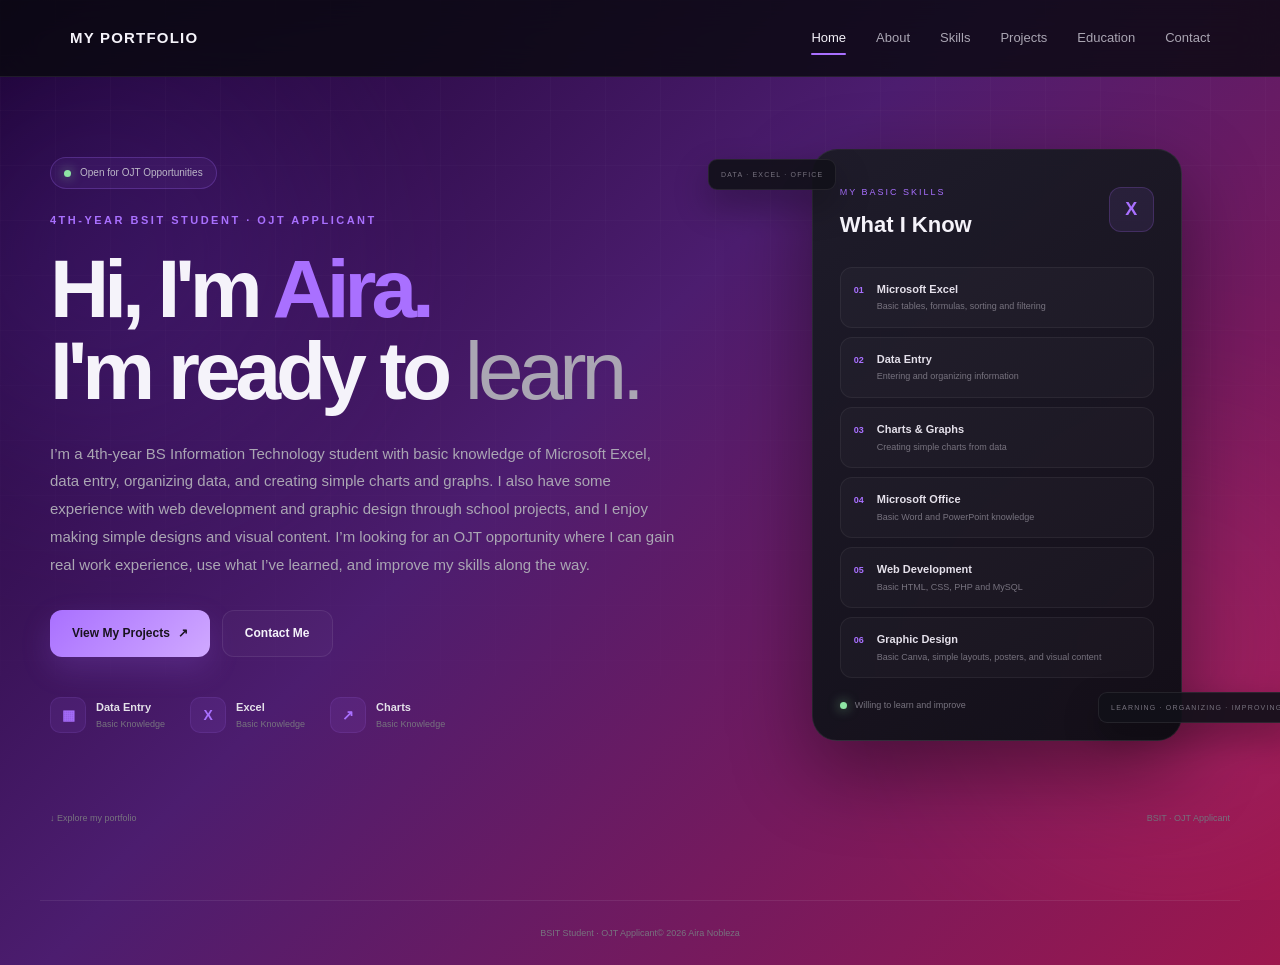
<file: index.html>
<!DOCTYPE html>
<html lang="en">

<head>
    <meta charset="UTF-8">
    <meta name="viewport" content="width=device-width, initial-scale=1.0">

    <title>Aira Nobleza | BSIT Student Portfolio</title>

    <link rel="stylesheet" href="style.css">
</head>

<body>

    <!-- Background -->
    <div class="background">
        <div class="grid"></div>
        <div class="glow glow-one"></div>
        <div class="glow glow-two"></div>
    </div>


    <!-- Navigation -->
    <header>

        <nav class="navbar">

            <a href="index.html" class="logo">
                <span>MY PORTFOLIO</span>
            </a>

            <ul class="nav-links">

                <li>
                    <a href="index.html" class="active">
                        Home
                    </a>
                </li>

                <li>
                    <a href="about.html">
                        About
                    </a>
                </li>

                <li>
                    <a href="skills.html">
                        Skills
                    </a>
                </li>

                <li>
                    <a href="projects.html">
                        Projects
                    </a>
                </li>

                <li>
                    <a href="education.html">
                        Education
                    </a>
                </li>

                <li>
                    <a href="contact.html">
                        Contact
                    </a>
                </li>

            </ul>

        </nav>

    </header>


    <!-- Main Content -->
    <main class="home">

        <section class="hero">


            <!-- LEFT SIDE -->
            <div class="hero-text">

                <div class="availability">

                    <span class="status-dot"></span>

                    Open for OJT Opportunities

                </div>


                <p class="intro">
                    4TH-YEAR BSIT STUDENT · OJT APPLICANT
                </p>


                <h1>
                    Hi, I'm
                    <span>Aira.</span>
                    <br>
                    I'm ready to
                    <em>learn.</em>
                </h1>


               <p class="description">
                    I’m a 4th-year BS Information Technology student with basic knowledge of
                    Microsoft Excel, data entry, organizing data, and creating simple charts
                    and graphs. I also have some experience with web development and graphic
                    design through school projects, and I enjoy making simple designs and
                    visual content. I’m looking for an OJT opportunity where I can gain real
                    work experience, use what I’ve learned, and improve my skills along the way.
                </p>

                <!-- Buttons -->
                <div class="buttons">

                    <a href="projects.html" class="btn primary">
                        View My Projects
                        <span>↗</span>
                    </a>

                    <a href="contact.html" class="btn secondary">
                        Contact Me
                    </a>

                </div>


                <!-- Basic Skills -->
                <div class="quick-skills">


                    <div class="quick-skill">

                        <div class="skill-icon">
                            ▦
                        </div>

                        <div>
                            <strong>Data Entry</strong>
                            <small>Basic Knowledge</small>
                        </div>

                    </div>


                    <div class="quick-skill">

                        <div class="skill-icon">
                            X
                        </div>

                        <div>
                            <strong>Excel</strong>
                            <small>Basic Knowledge</small>
                        </div>

                    </div>


                    <div class="quick-skill">

                        <div class="skill-icon">
                            ↗
                        </div>

                        <div>
                            <strong>Charts</strong>
                            <small>Basic Knowledge</small>
                        </div>

                    </div>


                </div>

            </div>


            <!-- RIGHT SIDE -->
            <div class="card-area">


                <!-- Floating Label -->
                <div class="floating-label top-label">
                    DATA · EXCEL · OFFICE
                </div>


                <!-- Main Card -->
                <div class="skills-card">


                    <!-- Card Header -->
                    <div class="card-header">

                        <div>

                            <span>
                                MY BASIC SKILLS
                            </span>

                            <h2>
                                What I Know
                            </h2>

                        </div>

                        <div class="excel-icon">
                            X
                        </div>

                    </div>


                    <!-- Skills -->
                    <div class="skills-list">


                        <!-- Skill 01 -->
                        <div class="skill-row">

                            <div class="number">
                                01
                            </div>

                            <div class="skill-info">

                                <h3>
                                    Microsoft Excel
                                </h3>

                                <p>
                                    Basic tables, formulas,
                                    sorting and filtering
                                </p>

                            </div>

                        </div>


                        <!-- Skill 02 -->
                        <div class="skill-row">

                            <div class="number">
                                02
                            </div>

                            <div class="skill-info">

                                <h3>
                                    Data Entry
                                </h3>

                                <p>
                                    Entering and organizing
                                    information
                                </p>

                            </div>

                        </div>


                        <!-- Skill 03 -->
                        <div class="skill-row">

                            <div class="number">
                                03
                            </div>

                            <div class="skill-info">

                                <h3>
                                    Charts & Graphs
                                </h3>

                                <p>
                                    Creating simple charts
                                    from data
                                </p>

                            </div>

                        </div>


                        <!-- Skill 04 -->
                        <div class="skill-row">

                            <div class="number">
                                04
                            </div>

                            <div class="skill-info">

                                <h3>
                                    Microsoft Office
                                </h3>

                                <p>
                                    Basic Word and PowerPoint
                                    knowledge
                                </p>

                            </div>

                        </div>


                        <!-- Skill 05 -->
                        <div class="skill-row">

                            <div class="number">
                                05
                            </div>

                            <div class="skill-info">

                                <h3>
                                    Web Development
                                </h3>

                                <p>
                                    Basic HTML, CSS, PHP
                                    and MySQL
                                </p>

                            </div>

                        </div>


                        <!-- Skill 06 -->
                        <div class="skill-row">

                            <div class="number">
                                06
                            </div>

                            <div class="skill-info">

                                <h3>
                                    Graphic Design
                                </h3>

                                <p>
                                    Basic Canva, simple layouts,
                                    posters, and visual content
                                </p>

                            </div>

                        </div>


                    </div>


                    <!-- Card Footer -->
                    <div class="card-footer">

                        <span class="status-dot"></span>

                        Willing to learn and improve

                    </div>

                </div>


                <!-- Bottom Floating Label -->
                <div class="floating-label bottom-label">
                    LEARNING · ORGANIZING · IMPROVING
                </div>


            </div>

        </section>


        <!-- Bottom Information -->
        <div class="bottom-info">

            <span>
                ↓ Explore my portfolio
            </span>

            <span>
                BSIT · OJT Applicant
            </span>

        </div>

    </main>


    <!-- Footer -->
    <footer>

        <div class="footer-logo">
            <span></span>
        </div>

        <p>
            BSIT Student · OJT Applicant
        </p>

        <p>
            © 2026 Aira Nobleza
        </p>

    </footer>


</body>

</html>
</file>
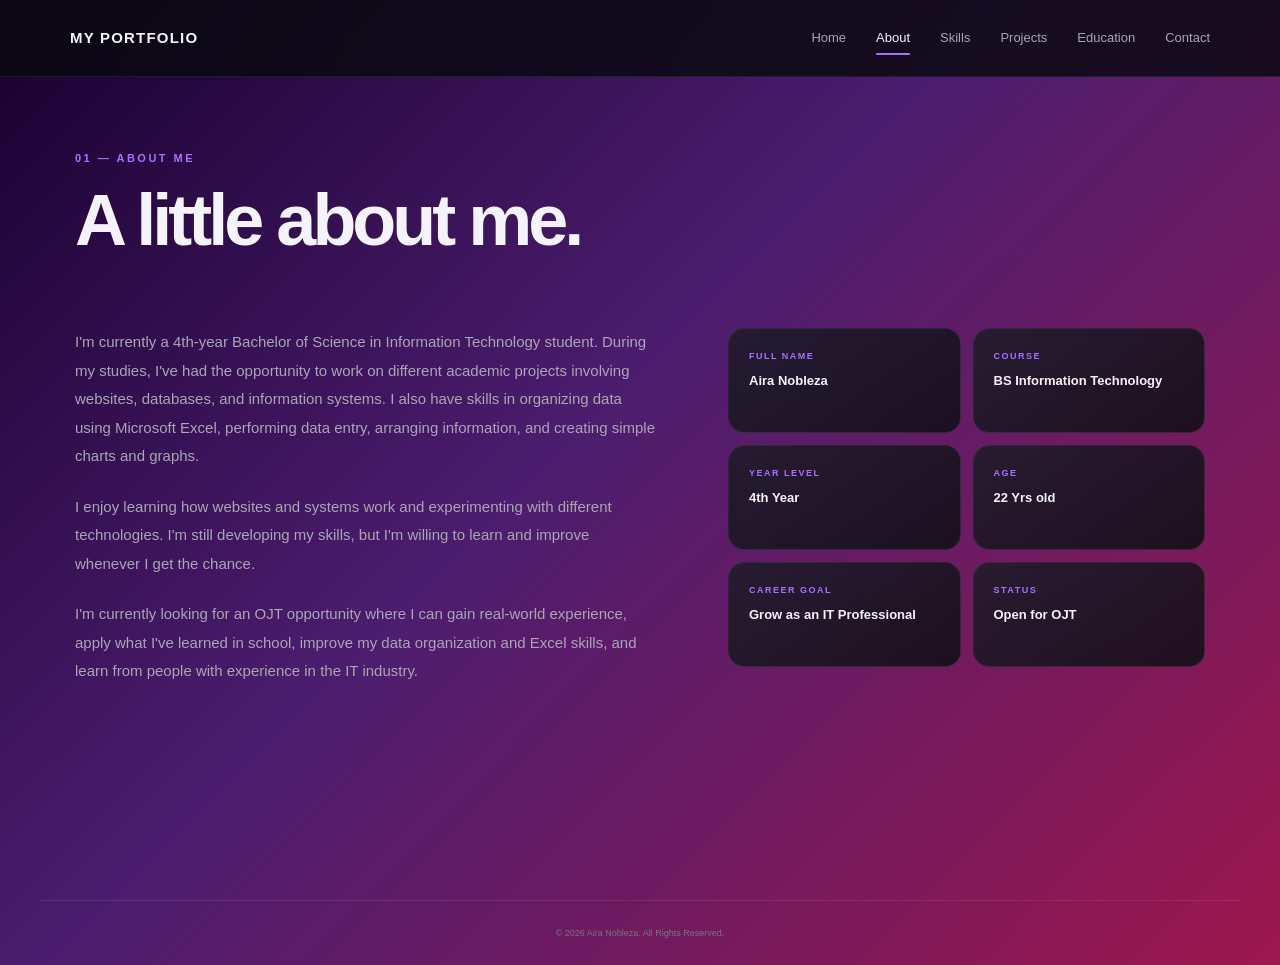
<file: about.html>
<!DOCTYPE html>
<html lang="en">
<head>
    <meta charset="UTF-8">
    <meta name="viewport" content="width=device-width, initial-scale=1.0">

    <title>About | Aira Nobleza</title>

    <link rel="stylesheet" href="style.css">
</head>

<body>

<header>
    <nav class="navbar">

        <a href="index.html" class="logo">
            <span>MY PORTFOLIO</span>
        </a>

        <ul class="nav-links">

            <li>
                <a href="index.html">Home</a>
            </li>

            <li>
                <a href="about.html" class="active">About</a>
            </li>

            <li>
                <a href="skills.html">Skills</a>
            </li>

            <li>
                <a href="projects.html">Projects</a>
            </li>

            <li>
                <a href="education.html">Education</a>
            </li>

            <li>
                <a href="contact.html">Contact</a>
            </li>

        </ul>

    </nav>
</header>


<main>

<section class="page-section">

    <div class="page-heading">

        <p>01 — ABOUT ME</p>

        <h1>
            A little about me.
        </h1>

    </div>


    <div class="about-container">

        <div class="about-text">

            <p>
               I'm currently a 4th-year Bachelor of Science in Information 
               Technology student. During my studies, I've had the opportunity 
               to work on different academic projects involving websites, 
               databases, and information systems. I also have skills in 
               organizing data using Microsoft Excel, performing data entry,
               arranging information, and creating simple charts and graphs.
            </p>

            <p>
                I enjoy learning how websites and systems work and experimenting
                with different technologies. I'm still developing my skills, but
                I'm willing to learn and improve whenever I get the chance.
            </p>

            <p>
                I'm currently looking for an OJT opportunity where I can gain 
                real-world experience, apply what I've learned in school, 
                improve my data organization and Excel skills, and learn from 
                people with experience in the IT industry.
            </p>

        </div>


        <div class="about-info">

            <div class="info-card">

                <span>FULL NAME</span>

                <h3>Aira Nobleza</h3>

            </div>


            <div class="info-card">

                <span>COURSE</span>

                <h3>BS Information Technology</h3>

            </div>


            <div class="info-card">

                <span>YEAR LEVEL</span>

                <h3>4th Year</h3>

            </div>


            <div class="info-card">

                <span>AGE</span>

                <h3>22 Yrs old</h3>

            </div>


            <div class="info-card">

                <span>CAREER GOAL</span>

                <h3>Grow as an IT Professional</h3>

            </div>


            <div class="info-card">

                <span>STATUS</span>

                <h3>Open for OJT</h3>

            </div>

        </div>

    </div>

</section>

</main>


<footer>
    <p>© 2026 Aira Nobleza. All Rights Reserved.</p>
</footer>

</body>
</html>
</file>
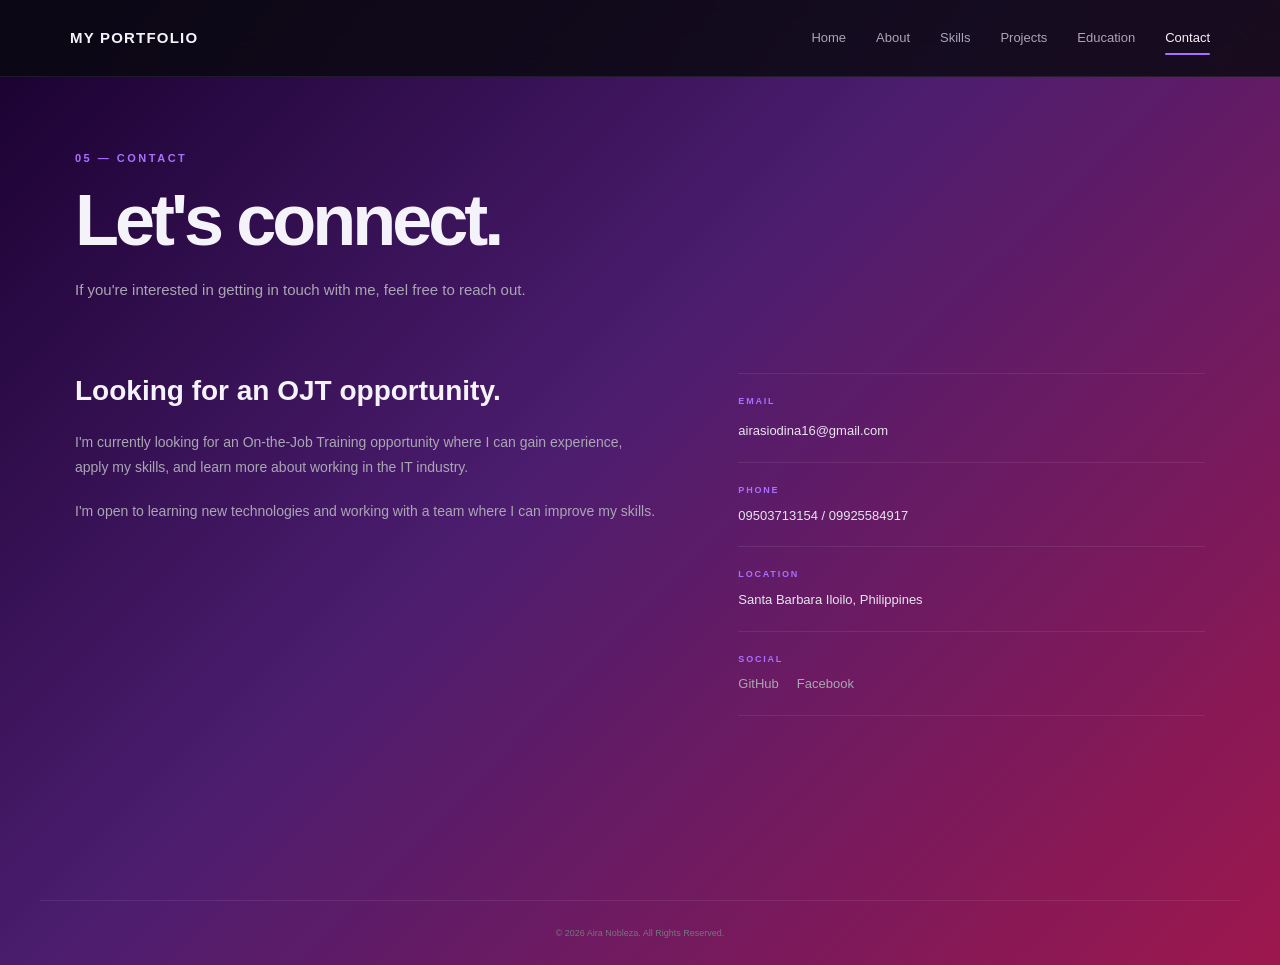
<file: contact.html>
<!DOCTYPE html>
<html lang="en">

<head>

    <meta charset="UTF-8">

    <meta name="viewport"
          content="width=device-width, initial-scale=1.0">

    <title>Contact | Aira Nobleza</title>

    <link rel="stylesheet" href="style.css">

</head>

<body>

<header>

    <nav class="navbar">

        <a href="index.html" class="logo">
           <span>MY PORTFOLIO</span>
        </a>

        <ul class="nav-links">

            <li>
                <a href="index.html">Home</a>
            </li>

            <li>
                <a href="about.html">About</a>
            </li>

            <li>
                <a href="skills.html">Skills</a>
            </li>

            <li>
                <a href="projects.html">Projects</a>
            </li>

            <li>
                <a href="education.html">Education</a>
            </li>

            <li>
                <a href="contact.html" class="active">
                    Contact
                </a>
            </li>

        </ul>

    </nav>

</header>


<main>

<section class="page-section contact-section">

    <div class="page-heading">

        <p>05 — CONTACT</p>

        <h1>
            Let's connect.
        </h1>

        <span>
            If you're interested in getting in touch with me,
            feel free to reach out.
        </span>

    </div>


    <div class="contact-container">


        <div class="contact-message">

            <h2>
                Looking for an OJT opportunity.
            </h2>

            <p>
                I'm currently looking for an On-the-Job Training
                opportunity where I can gain experience, apply my
                skills, and learn more about working in the IT
                industry.
            </p>

            <p>
                I'm open to learning new technologies and working
                with a team where I can improve my skills.
            </p>

        </div>


        <div class="contact-details">


            <div class="contact-item">

                <span>
                    EMAIL
                </span>

                <a href="mailto:your@email.com">
                    airasiodina16@gmail.com
                </a>

            </div>


            <div class="contact-item">

                <span>
                    PHONE
                </span>

                <p>
                    09503713154 / 09925584917
                </p>

            </div>


            <div class="contact-item">

                <span>
                    LOCATION
                </span>

                <p>
                    Santa Barbara Iloilo, Philippines
                </p>

            </div>


            <div class="contact-item">

                <span>
                    SOCIAL
                </span>

                <div class="social-links">

                    <a href="https://github.com/airanobz">
                        GitHub
                    </a>
                    </a>

                    <a href="https://www.facebook.com/aira.nobz">
                        Facebook
                    </a>

                </div>

            </div>


        </div>

    </div>

</section>

</main>


<footer>

    <p>
        © 2026 Aira Nobleza. All Rights Reserved.
    </p>

</footer>

</body>
</html>
</file>
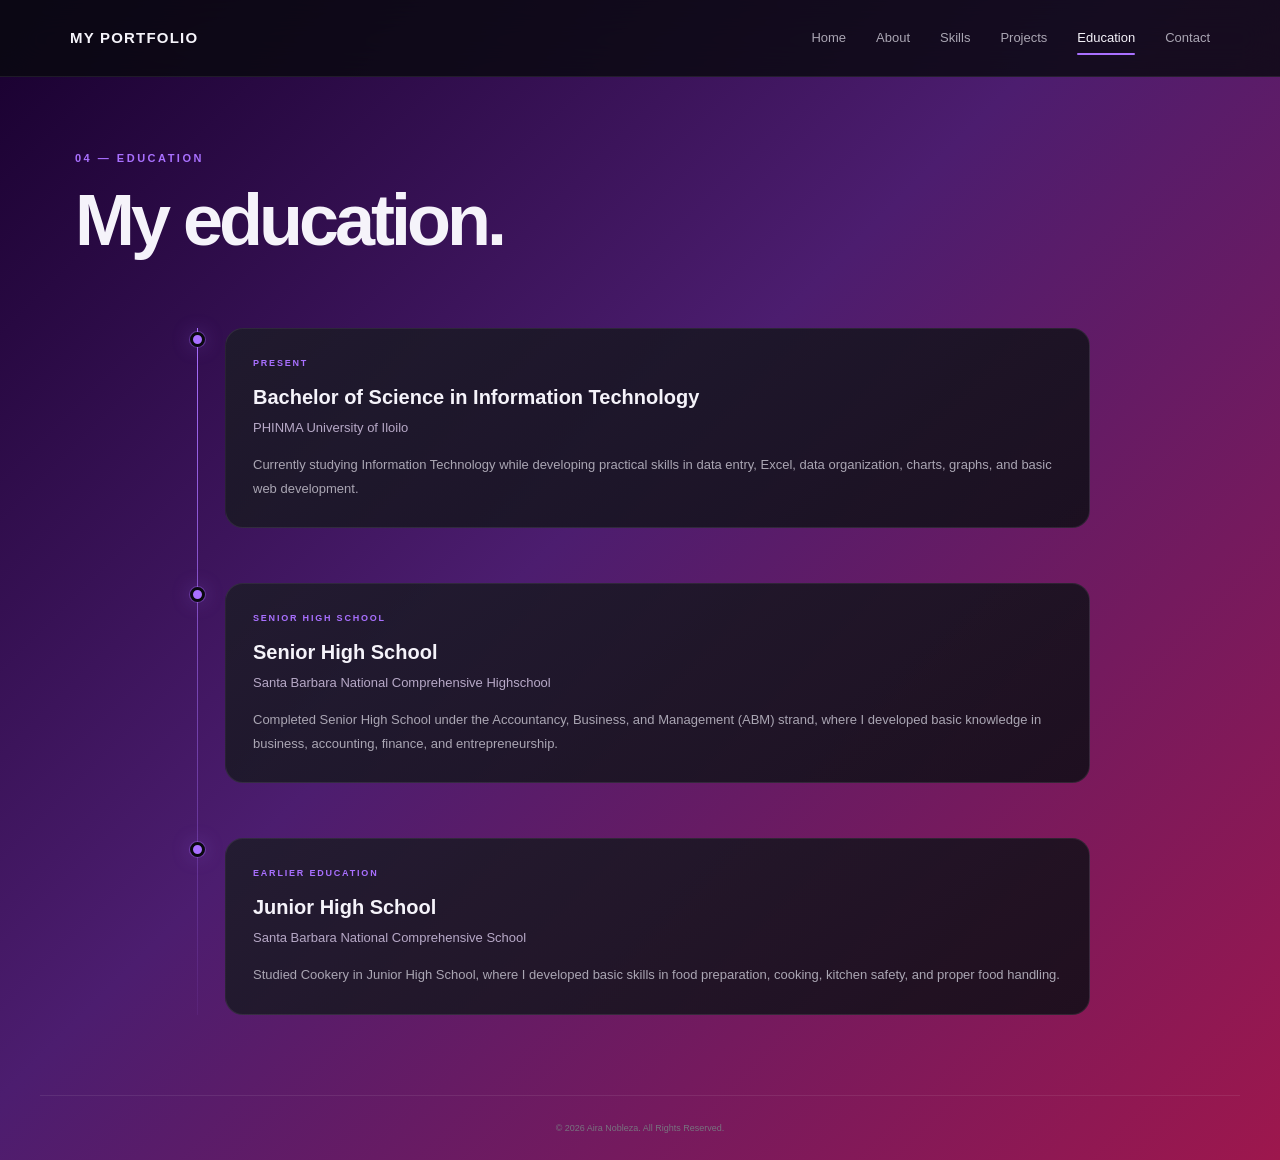
<file: education.html>
<!DOCTYPE html>
<html lang="en">

<head>

    <meta charset="UTF-8">

    <meta name="viewport"
          content="width=device-width, initial-scale=1.0">

    <title>Education | Aira Nobleza</title>

    <link rel="stylesheet" href="style.css">

</head>

<body>

<header>

    <nav class="navbar">

        <a href="index.html" class="logo">
           <span>MY PORTFOLIO</span>
        </a>

        <ul class="nav-links">

            <li>
                <a href="index.html">Home</a>
            </li>

            <li>
                <a href="about.html">About</a>
            </li>

            <li>
                <a href="skills.html">Skills</a>
            </li>

            <li>
                <a href="projects.html">Projects</a>
            </li>

            <li>
                <a href="education.html" class="active">
                    Education
                </a>
            </li>

            <li>
                <a href="contact.html">Contact</a>
            </li>

        </ul>

    </nav>

</header>


<main>

<section class="page-section">

    <div class="page-heading">

        <p>04 — EDUCATION</p>

        <h1>
            My education.
        </h1>

    </div>


    <div class="timeline">


        <div class="timeline-item">

            <div class="timeline-dot"></div>

            <div class="timeline-content">

                <span>
                    PRESENT
                </span>

                <h2>
                    Bachelor of Science in Information Technology
                </h2>

                <h3>
                    PHINMA University of Iloilo
                </h3>

                <p>
                    Currently studying Information Technology while developing
                    practical skills in data entry, Excel, data organization, 
                    charts, graphs, and basic web development.
                </p>

            </div>

        </div>


        <div class="timeline-item">

            <div class="timeline-dot"></div>

            <div class="timeline-content">

                <span>
                    SENIOR HIGH SCHOOL
                </span>

                <h2>
                    Senior High School
                </h2>

                <h3>
                    Santa Barbara National Comprehensive Highschool
                </h3>

                <p>
                    Completed Senior High School under the Accountancy, Business, 
                    and Management (ABM) strand, where I developed basic knowledge 
                    in business, accounting, finance, and entrepreneurship.
                    
                </p>

            </div>

        </div>


        <div class="timeline-item">

            <div class="timeline-dot"></div>

            <div class="timeline-content">

                <span>
                    EARLIER EDUCATION
                </span>

                <h2>
                    Junior High School
                </h2>

                <h3>
                    Santa Barbara National Comprehensive School
                </h3>

                <p>
                    Studied Cookery in Junior High School, where I developed basic 
                    skills in food preparation, cooking, kitchen safety, and proper food handling.
                </p>

            </div>

        </div>


    </div>

</section>

</main>


<footer>

    <p>
        © 2026 Aira Nobleza. All Rights Reserved.
    </p>

</footer>

</body>
</html>
</file>
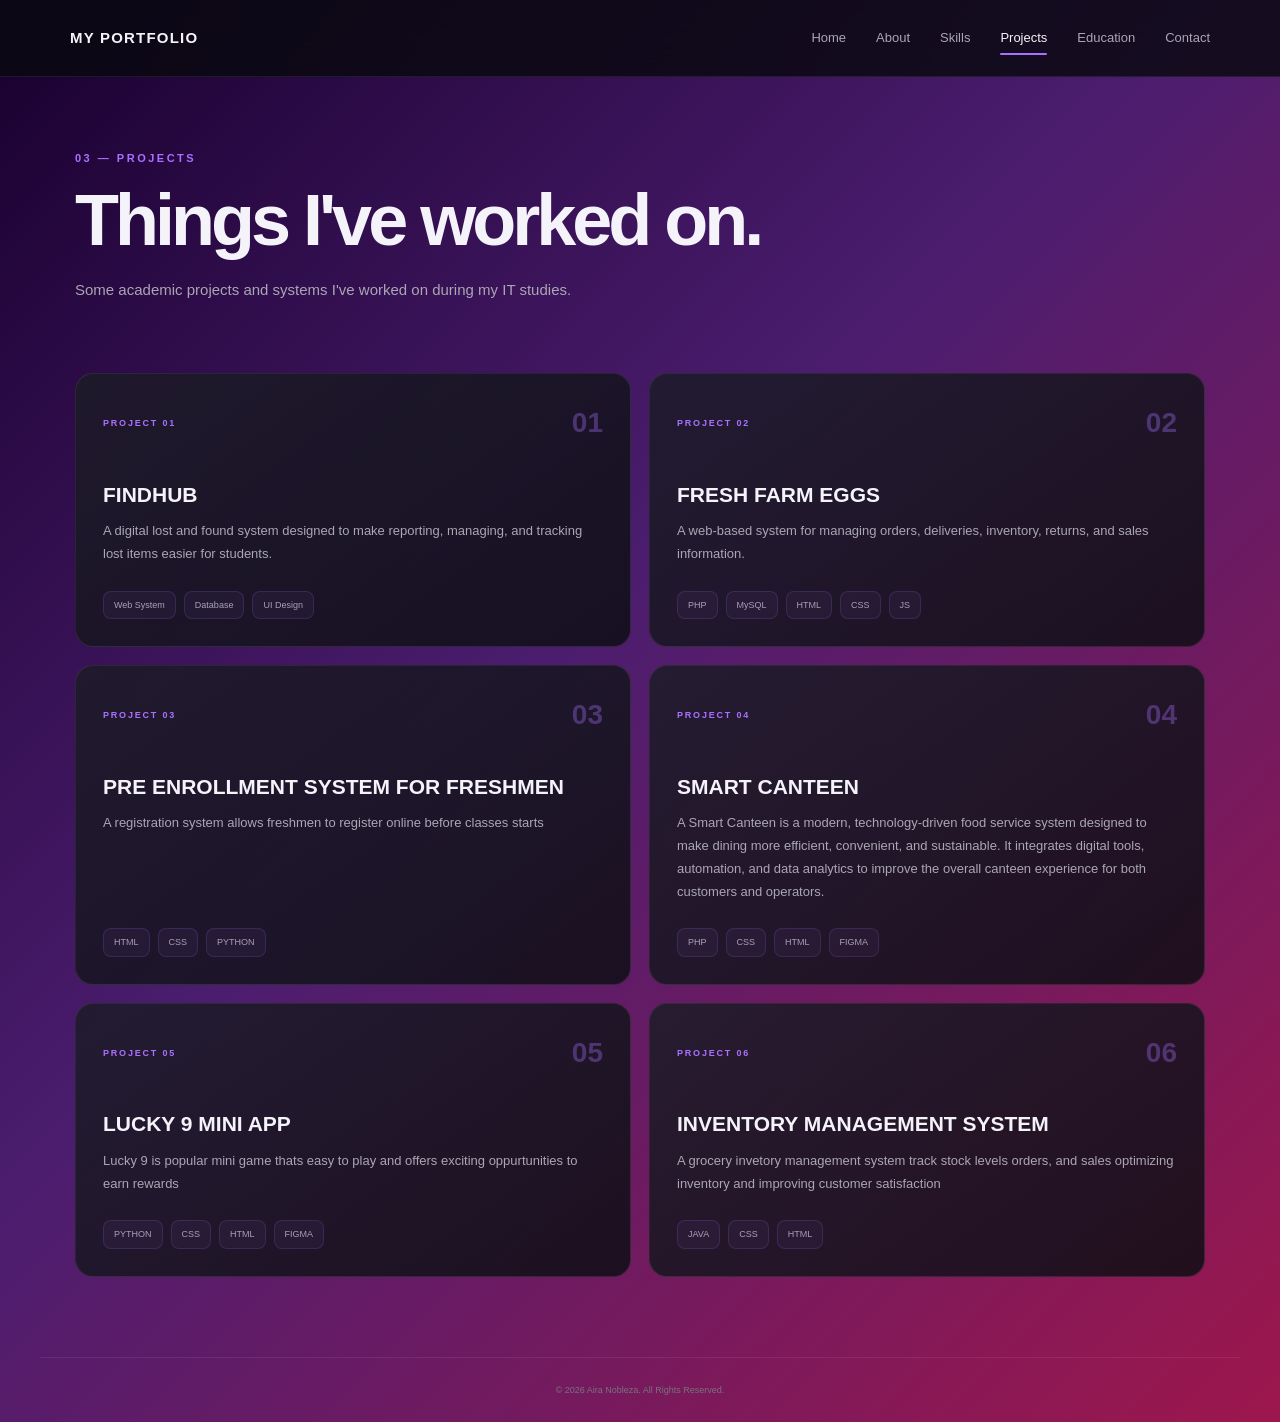
<file: projects.html>
<!DOCTYPE html>
<html lang="en">

<head>

    <meta charset="UTF-8">

    <meta name="viewport"
          content="width=device-width, initial-scale=1.0">

    <title>Projects | Aira Nobleza</title>

    <link rel="stylesheet" href="style.css">

</head>

<body>

<header>

    <nav class="navbar">

        <a href="index.html" class="logo">
            <span>MY PORTFOLIO</span>
        </a>

        <ul class="nav-links">

            <li>
                <a href="index.html">Home</a>
            </li>

            <li>
                <a href="about.html">About</a>
            </li>

            <li>
                <a href="skills.html">Skills</a>
            </li>

            <li>
                <a href="projects.html" class="active">
                    Projects
                </a>
            </li>

            <li>
                <a href="education.html">Education</a>
            </li>

            <li>
                <a href="contact.html">Contact</a>
            </li>

        </ul>

    </nav>

</header>


<main>

<section class="page-section">

    <div class="page-heading">

        <p>03 — PROJECTS</p>

        <h1>
            Things I've worked on.
        </h1>

        <span>
            Some academic projects and systems I've worked on
            during my IT studies.
        </span>

    </div>


    <div class="projects-grid">


        <article class="project-card">

            <div class="project-top">

                <span>
                    PROJECT 01
                </span>

                <strong>
                    01
                </strong>

            </div>

            <h2>
                FINDHUB
            </h2>

            <p>
                A digital lost and found system designed to make
                reporting, managing, and tracking lost items easier
                for students.
            </p>

            <div class="tags">

                <span>Web System</span>

                <span>Database</span>

                <span>UI Design</span>

            </div>

        </article>


        <article class="project-card">

            <div class="project-top">

                <span>
                    PROJECT 02
                </span>

                <strong>
                    02
                </strong>

            </div>

            <h2>
                FRESH FARM EGGS
            </h2>

            <p>
                A web-based system for managing orders, deliveries,
                inventory, returns, and sales information.
            </p>

            <div class="tags">

                <span>PHP</span>

                <span>MySQL</span>

                <span>HTML</span>
                <span>CSS</span>
                <span>JS</span>
                
                

            </div>

        </article>


        <article class="project-card">

            <div class="project-top">

                <span>
                    PROJECT 03
                </span>

                <strong>
                    03
                </strong>

            </div>

            <h2>
                PRE ENROLLMENT SYSTEM FOR FRESHMEN
            </h2>

            <p>
                A registration system allows freshmen to register online before classes starts
            </p>

            <div class="tags">

                <span>HTML</span>

                <span>CSS</span>

                <span>PYTHON</span>

            </div>

        </article>


        <article class="project-card">

            <div class="project-top">

                <span>
                    PROJECT 04
                </span>

                <strong>
                    04
                </strong>

            </div>

            <h2>
                SMART CANTEEN
            </h2>

            <p>
                A Smart Canteen is a modern, technology-driven food service system designed to make dining more efficient, convenient, and sustainable. It integrates digital tools, automation, and data analytics to improve the overall canteen experience for both customers and operators.
            </p>

            <div class="tags">

                <span>PHP</span>

                <span>CSS</span>

                <span>HTML</span>
                <span>FIGMA</span>

            </div>

        </article>

        <article class="project-card">

            <div class="project-top">

                <span>
                    PROJECT 05
                </span>

                <strong>
                    05
                </strong>

            </div>

            <h2>
                LUCKY 9 MINI APP
            </h2>

            <p>
                Lucky 9 is popular mini game thats easy to play and offers exciting oppurtunities to earn rewards
            </p>

            <div class="tags">

                <span>PYTHON</span>

                <span>CSS</span>

                <span>HTML</span>
                <span>FIGMA</span>

            </div>

        </article>
        
        <article class="project-card">

            <div class="project-top">

                <span>
                    PROJECT 06
                </span>

                <strong>
                    06
                </strong>

            </div>

            <h2>
                INVENTORY MANAGEMENT SYSTEM
            </h2>

            <p>
                A grocery invetory management system track stock levels orders, and sales optimizing inventory and improving customer satisfaction
            </p>

            <div class="tags">

                <span>JAVA</span>

                <span>CSS</span>

                <span>HTML</span>

            </div>

        </article>


    </div>

</section>

</main>


<footer>

    <p>
        © 2026 Aira Nobleza. All Rights Reserved.
    </p>

</footer>

</body>
</html>
</file>
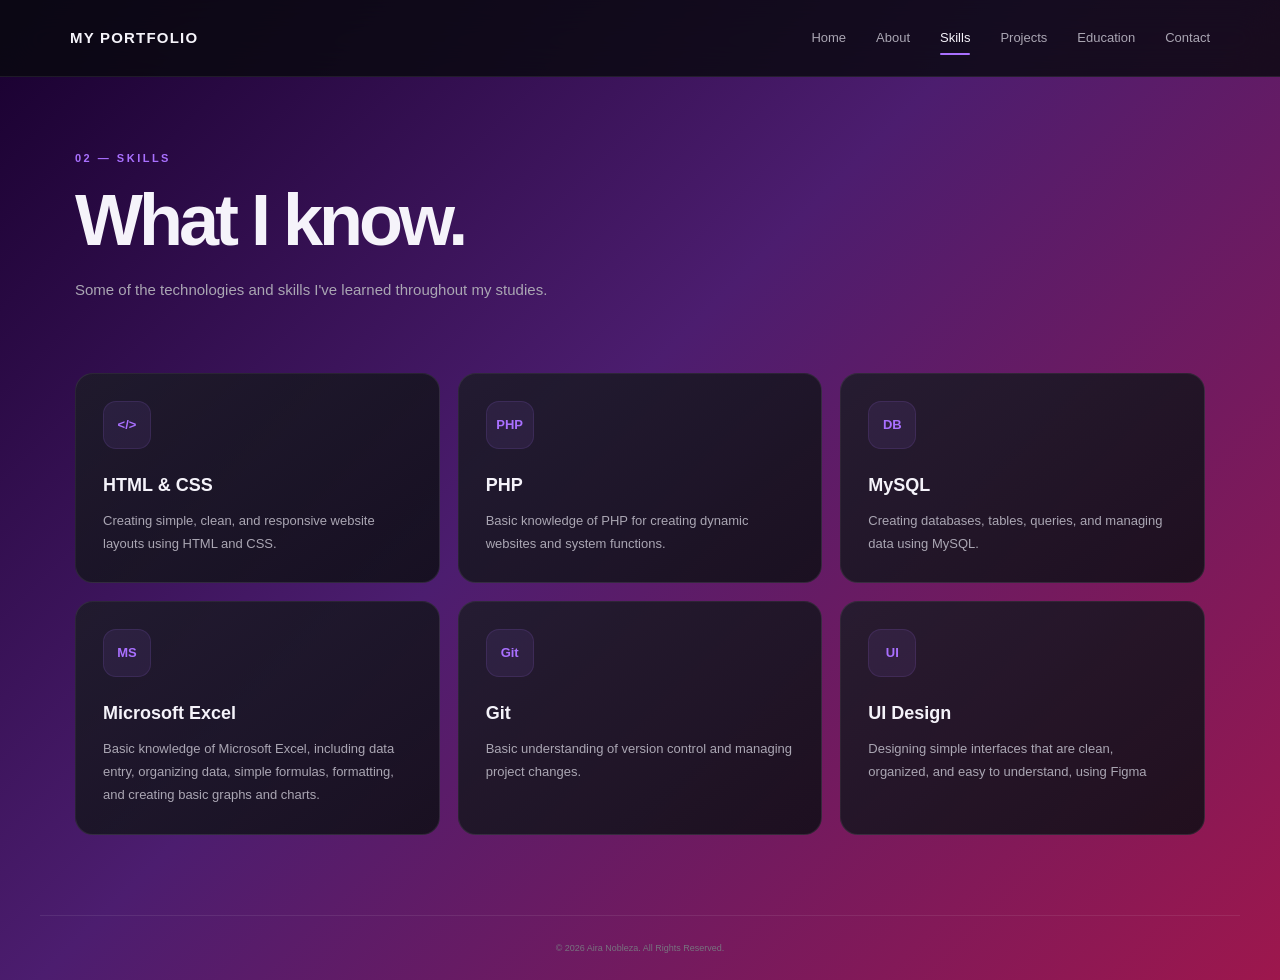
<file: skills.html>
<!DOCTYPE html>
<html lang="en">

<head>

    <meta charset="UTF-8">

    <meta name="viewport"
          content="width=device-width, initial-scale=1.0">

    <title>Skills | Aira Nobleza</title>

    <link rel="stylesheet" href="style.css">

</head>

<body>

<header>

    <nav class="navbar">

        <a href="index.html" class="logo">
            MY PORTFOLIO<span></span>
        </a>

        <ul class="nav-links">

            <li>
                <a href="index.html">Home</a>
            </li>

            <li>
                <a href="about.html">About</a>
            </li>

            <li>
                <a href="skills.html" class="active">Skills</a>
            </li>

            <li>
                <a href="projects.html">Projects</a>
            </li>

            <li>
                <a href="education.html">Education</a>
            </li>

            <li>
                <a href="contact.html">Contact</a>
            </li>

        </ul>

    </nav>

</header>


<main>

<section class="page-section">

    <div class="page-heading">

        <p>02 — SKILLS</p>

        <h1>
            What I know.
        </h1>

        <span>
            Some of the technologies and skills I've learned
            throughout my studies.
        </span>

    </div>


    <div class="skills-grid">


        <div class="skill-card">

            <div class="skill-icon">
                &lt;/&gt;
            </div>

            <h2>HTML & CSS</h2>

            <p>
                Creating simple, clean, and responsive website
                layouts using HTML and CSS.
            </p>

        </div>


        <div class="skill-card">

            <div class="skill-icon">
                PHP
            </div>

            <h2>PHP</h2>

            <p>
                Basic knowledge of PHP for creating dynamic
                websites and system functions.
            </p>

        </div>


        <div class="skill-card">

            <div class="skill-icon">
                DB
            </div>

            <h2>MySQL</h2>

            <p>
                Creating databases, tables, queries, and
                managing data using MySQL.
            </p>

        </div>


        <div class="skill-card">

            <div class="skill-icon">
                MS
            </div>

            <h2>Microsoft Excel</h2>

            <p>
                 Basic knowledge of Microsoft Excel, including data entry,
                 organizing data, simple formulas, formatting, and creating
                 basic graphs and charts.
            </p>

        </div>


        <div class="skill-card">

            <div class="skill-icon">
                Git
            </div>

            <h2>Git</h2>

            <p>
                Basic understanding of version control and
                managing project changes.
            </p>

        </div>


        <div class="skill-card">

            <div class="skill-icon">
                UI
            </div>

            <h2>UI Design</h2>

            <p>
                Designing simple interfaces that are clean,
                organized, and easy to understand, using Figma
            </p>

        </div>

    </div>

</section>

</main>


<footer>

    <p>
        © 2026 Aira Nobleza. All Rights Reserved.
    </p>

</footer>

</body>
</html>
</file>
<file: style.css>
/* =========================================================
   AIRA NOBLEZA — PORTFOLIO
   Clean unified stylesheet
   Purple → Pink Gradient Background
========================================================= */


/* =========================================================
   RESET
========================================================= */

* {
    margin: 0;
    padding: 0;
    box-sizing: border-box;
}

html {
    scroll-behavior: smooth;
}

body {
    min-height: 100vh;
    font-family: "Segoe UI", Arial, sans-serif;
    background: linear-gradient(
        135deg,
        #18002e 0%,
        #4c1d6f 45%,
        #9d174d 100%
    );
    color: #f5f3fa;
    line-height: 1.6;
    overflow-x: hidden;
}

a {
    color: inherit;
}

button,
input,
textarea,
select {
    font: inherit;
}

::selection {
    background: rgba(169, 112, 255, 0.3);
    color: #ffffff;
}


/* =========================================================
   VARIABLES
========================================================= */

:root {
    --bg: #09090f;
    --bg-soft: #0f0e16;
    --card: #12111a;
    --card-light: #181722;

    --white: #f5f3fa;
    --text: #e8e5ee;
    --gray: #aaa6b3;
    --muted: #77737f;

    --purple: #a970ff;
    --purple-light: #d0a9ff;
    --purple-dark: #7041b8;

    --border: rgba(255, 255, 255, 0.08);
    --border-purple: rgba(169, 112, 255, 0.25);

    --shadow: 0 25px 70px rgba(0, 0, 0, 0.35);

    --max-width: 1200px;
}


/* =========================================================
   BACKGROUND
========================================================= */

.background {
    position: fixed;
    inset: 0;
    z-index: -5;
    overflow: hidden;
    pointer-events: none;

    background: linear-gradient(
        135deg,
        #18002e 0%,
        #4c1d6f 45%,
        #9d174d 100%
    );
}

.grid {
    position: absolute;
    inset: 0;

    background-image:
        linear-gradient(
            rgba(255, 255, 255, 0.025) 1px,
            transparent 1px
        ),
        linear-gradient(
            90deg,
            rgba(255, 255, 255, 0.025) 1px,
            transparent 1px
        );

    background-size: 55px 55px;

    mask-image: linear-gradient(
        to bottom,
        black 0%,
        rgba(0, 0, 0, 0.4) 60%,
        transparent 100%
    );
}

.glow {
    position: absolute;
    width: 420px;
    height: 420px;
    border-radius: 50%;
    filter: blur(100px);
    opacity: 0.13;
}

.glow-one {
    top: 5%;
    left: -100px;
    background: #8d4fff;
}

.glow-two {
    right: -100px;
    bottom: 5%;
    background: #ff4fa3;
}


/* =========================================================
   HEADER
========================================================= */

header {
    position: fixed;
    top: 0;
    left: 0;
    width: 100%;
    z-index: 1000;

    border-bottom: 1px solid var(--border);

    background: rgba(9, 9, 15, 0.82);

    backdrop-filter: blur(18px);
    -webkit-backdrop-filter: blur(18px);
}


/* =========================================================
   NAVIGATION
========================================================= */

.navbar {
    width: 100%;
    max-width: var(--max-width);
    min-height: 76px;

    margin: auto;
    padding: 0 30px;

    display: flex;
    align-items: center;
    justify-content: space-between;

    gap: 30px;
}

.logo {
    flex-shrink: 0;

    color: var(--white);
    text-decoration: none;

    font-size: 15px;
    font-weight: 700;
    letter-spacing: 1.2px;
}

.logo span {
    color: var(--white);
}

.logo:hover {
    color: var(--purple);
}


/* =========================================================
   NAV LINKS
========================================================= */

.nav-links {
    list-style: none;

    display: flex;
    align-items: center;

    gap: 30px;
}

.nav-links li {
    list-style: none;
}

.nav-links a {
    position: relative;

    display: block;
    padding: 8px 0;

    color: var(--gray);
    text-decoration: none;

    font-size: 13px;
    font-weight: 500;

    transition: color 0.3s ease;
}

.nav-links a::after {
    content: "";

    position: absolute;
    left: 0;
    bottom: 1px;

    width: 0;
    height: 2px;

    border-radius: 10px;

    background: var(--purple);

    transition: width 0.3s ease;
}

.nav-links a:hover,
.nav-links a.active {
    color: var(--white);
}

.nav-links a:hover::after,
.nav-links a.active::after {
    width: 100%;
}


/* =========================================================
   GENERAL PAGE
========================================================= */

main {
    width: 100%;
}

.page-section {
    width: 100%;
    max-width: var(--max-width);

    min-height: 100vh;

    margin: auto;
    padding: 150px 35px 80px;
}


/* =========================================================
   PAGE HEADING
========================================================= */

.page-heading {
    max-width: 760px;
    margin-bottom: 70px;

    animation: fade-up 0.7s ease both;
}

.page-heading p {
    margin-bottom: 15px;

    color: var(--purple);

    font-size: 11px;
    font-weight: 600;

    letter-spacing: 2.5px;
}

.page-heading h1 {
    margin-bottom: 18px;

    color: var(--white);

    font-size: clamp(42px, 6vw, 72px);
    line-height: 1.05;
    letter-spacing: -4px;
}

.page-heading > span {
    display: block;

    max-width: 650px;

    color: var(--gray);

    font-size: 15px;
    line-height: 1.8;
}


/* =========================================================
   PAGE ANIMATION
========================================================= */

@keyframes fade-up {
    from {
        opacity: 0;
        transform: translateY(25px);
    }

    to {
        opacity: 1;
        transform: translateY(0);
    }
}


/* =========================================================
   HOMEPAGE
========================================================= */

.home {
    width: 100%;
    max-width: 1250px;

    min-height: 100vh;

    margin: auto;

    padding: 145px 35px 70px;

    display: flex;
    flex-direction: column;
    justify-content: center;
}

.hero {
    width: 100%;

    display: grid;
    grid-template-columns: 1.15fr 0.85fr;

    align-items: center;

    gap: 80px;
}


/* =========================================================
   HERO TEXT
========================================================= */

.hero-text {
    max-width: 700px;

    animation: fade-up 0.8s ease both;
}


/* =========================================================
   AVAILABILITY
========================================================= */

.availability {
    display: inline-flex;
    align-items: center;

    gap: 9px;

    padding: 7px 13px;
    margin-bottom: 23px;

    border: 1px solid rgba(169, 112, 255, 0.25);
    border-radius: 50px;

    background: rgba(169, 112, 255, 0.07);

    color: #bdb8c8;

    font-size: 10px;
}

.status-dot {
    width: 7px;
    height: 7px;

    display: inline-block;

    flex-shrink: 0;

    border-radius: 50%;

    background: #8ee5a4;

    box-shadow:
        0 0 12px rgba(142, 229, 164, 0.7);
}


/* =========================================================
   HERO INTRO
========================================================= */

.intro {
    margin-bottom: 18px;

    color: var(--purple);

    font-size: 11px;
    font-weight: 600;

    letter-spacing: 2.5px;
}


/* =========================================================
   HERO HEADING
========================================================= */

.hero h1 {
    margin-bottom: 28px;

    color: var(--white);

    font-size: clamp(50px, 6.5vw, 82px);
    line-height: 1;

    letter-spacing: -5px;
}

.hero h1 span {
    color: var(--purple);
}

.hero h1 em {
    color: #aaa6b3;

    font-style: normal;
    font-weight: 400;
}


/* =========================================================
   HERO DESCRIPTION
========================================================= */

.description {
    max-width: 650px;

    margin-bottom: 32px;

    color: var(--gray);

    font-size: 15px;
    line-height: 1.85;
}


/* =========================================================
   BUTTONS
========================================================= */

.buttons {
    display: flex;
    align-items: center;

    gap: 12px;

    margin-bottom: 40px;
}

.btn {
    min-height: 47px;

    padding: 0 22px;

    display: inline-flex;
    align-items: center;
    justify-content: center;

    gap: 8px;

    border-radius: 12px;

    text-decoration: none;

    font-size: 12px;
    font-weight: 600;

    transition:
        transform 0.3s ease,
        background 0.3s ease,
        border-color 0.3s ease,
        box-shadow 0.3s ease;
}

.btn.primary {
    color: #19131f;

    background:
        linear-gradient(
            135deg,
            var(--purple),
            var(--purple-light)
        );

    box-shadow:
        0 12px 30px rgba(169, 112, 255, 0.18);
}

.btn.primary:hover {
    transform: translateY(-4px);

    box-shadow:
        0 18px 40px rgba(169, 112, 255, 0.3);
}

.btn.secondary {
    color: var(--white);

    border: 1px solid var(--border);

    background: rgba(255, 255, 255, 0.025);
}

.btn.secondary:hover {
    transform: translateY(-4px);

    border-color: rgba(169, 112, 255, 0.4);

    background: rgba(169, 112, 255, 0.06);
}


/* =========================================================
   QUICK SKILLS
========================================================= */

.quick-skills {
    display: flex;
    align-items: center;

    gap: 25px;
}

.quick-skill {
    display: flex;
    align-items: center;

    gap: 10px;
}

.skill-icon {
    width: 36px;
    height: 36px;

    display: flex;
    align-items: center;
    justify-content: center;

    flex-shrink: 0;

    border: 1px solid rgba(169, 112, 255, 0.12);
    border-radius: 10px;

    background: rgba(169, 112, 255, 0.09);

    color: var(--purple);

    font-size: 14px;
    font-weight: 600;
}

.quick-skill strong {
    display: block;

    color: #e4e1e9;

    font-size: 11px;
}

.quick-skill small {
    display: block;

    color: var(--muted);

    font-size: 9px;
}


/* =========================================================
   HOMEPAGE CARD
========================================================= */

.card-area {
    position: relative;

    display: flex;
    align-items: center;
    justify-content: center;

    animation: card-in 1s ease 0.15s both;
}

@keyframes card-in {
    from {
        opacity: 0;
        transform:
            translateY(25px)
            scale(0.96);
    }

    to {
        opacity: 1;
        transform:
            translateY(0)
            scale(1);
    }
}

.skills-card {
    width: 370px;

    padding: 27px;

    border: 1px solid var(--border);
    border-radius: 25px;

    background:
        linear-gradient(
            145deg,
            rgba(29, 28, 40, 0.96),
            rgba(14, 14, 21, 0.96)
        );

    box-shadow:
        0 30px 80px rgba(0, 0, 0, 0.4);
}


/* =========================================================
   CARD HEADER
========================================================= */

.card-header {
    display: flex;
    align-items: center;
    justify-content: space-between;

    gap: 15px;

    margin-bottom: 25px;
}

.card-header span {
    color: var(--purple);

    font-size: 9px;
    letter-spacing: 2px;
}

.card-header h2 {
    margin-top: 4px;

    color: var(--white);

    font-size: 22px;
}

.excel-icon {
    width: 45px;
    height: 45px;

    display: flex;
    align-items: center;
    justify-content: center;

    flex-shrink: 0;

    border: 1px solid rgba(169, 112, 255, 0.2);
    border-radius: 12px;

    background: rgba(169, 112, 255, 0.1);

    color: var(--purple);

    font-size: 18px;
    font-weight: 700;
}


/* =========================================================
   SKILLS LIST
========================================================= */

.skills-list {
    display: flex;
    flex-direction: column;

    gap: 9px;
}

.skill-row {
    display: flex;
    align-items: flex-start;

    gap: 13px;

    padding: 13px;

    border: 1px solid rgba(255, 255, 255, 0.055);
    border-radius: 12px;

    background: rgba(255, 255, 255, 0.025);

    transition:
        transform 0.3s ease,
        border-color 0.3s ease,
        background 0.3s ease;
}

.skill-row:hover {
    transform: translateX(4px);

    border-color: rgba(169, 112, 255, 0.28);

    background: rgba(169, 112, 255, 0.045);
}

.number {
    padding-top: 2px;

    color: var(--purple);

    font-size: 9px;
    font-weight: 600;
}

.skill-info {
    min-width: 0;
}

.skill-info h3 {
    margin-bottom: 2px;

    color: #e5e1eb;

    font-size: 11px;
}

.skill-info p {
    color: #77737f;

    font-size: 9px;
    line-height: 1.5;
}


/* =========================================================
   CARD FOOTER
========================================================= */

.card-footer {
    display: flex;
    align-items: center;

    gap: 8px;

    margin-top: 20px;

    color: #77737f;

    font-size: 9px;
}


/* =========================================================
   FLOATING LABELS
========================================================= */

.floating-label {
    position: absolute;

    padding: 9px 12px;

    border: 1px solid var(--border);
    border-radius: 9px;

    background: rgba(18, 17, 25, 0.92);

    color: #77737f;

    font-size: 7px;
    letter-spacing: 1.2px;

    white-space: nowrap;

    box-shadow:
        0 15px 35px rgba(0, 0, 0, 0.3);

    z-index: 5;
}

.top-label {
    top: 10px;
    left: -55px;
}

.bottom-label {
    right: -65px;
    bottom: 18px;
}


/* =========================================================
   BOTTOM INFO
========================================================= */

.bottom-info {
    width: 100%;

    margin-top: 70px;

    display: flex;
    justify-content: space-between;

    color: var(--muted);

    font-size: 9px;
}


/* =========================================================
   PROFILE PICTURE
========================================================= */

.profile-picture {
    display: flex;
    justify-content: flex-start;
    align-items: center;

    margin-bottom: 30px;
}

.profile-picture img {
    width: 150px;
    height: 150px;

    object-fit: cover;

    border-radius: 50%;

    border: 3px solid var(--purple);

    box-shadow:
        0 0 25px rgba(169, 112, 255, 0.25);

    transition:
        transform 0.3s ease,
        box-shadow 0.3s ease;
}

.profile-picture img:hover {
    transform: translateY(-4px);

    box-shadow:
        0 0 35px rgba(169, 112, 255, 0.4);
}


/* =========================================================
   ABOUT
========================================================= */

.about-container {
    display: grid;
    grid-template-columns: 1.1fr 0.9fr;

    gap: 70px;

    align-items: start;
}

.about-text {
    max-width: 680px;
}

.about-text p {
    margin-bottom: 22px;

    color: var(--gray);

    font-size: 15px;
    line-height: 1.9;
}

.about-text p:last-child {
    margin-bottom: 0;
}

.about-info {
    display: grid;
    grid-template-columns: repeat(2, 1fr);

    gap: 12px;
}

.info-card {
    min-height: 105px;

    padding: 20px;

    border: 1px solid var(--border);
    border-radius: 16px;

    background:
        linear-gradient(
            145deg,
            rgba(29, 28, 40, 0.85),
            rgba(14, 14, 21, 0.85)
        );

    transition:
        transform 0.3s ease,
        border-color 0.3s ease;
}

.info-card:hover {
    transform: translateY(-4px);

    border-color: var(--border-purple);
}

.info-card span {
    display: block;

    margin-bottom: 8px;

    color: var(--purple);

    font-size: 9px;
    font-weight: 600;

    letter-spacing: 1.5px;
}

.info-card h3 {
    color: var(--white);

    font-size: 13px;
    font-weight: 600;
    line-height: 1.4;
}


/* =========================================================
   SKILLS PAGE
========================================================= */

.skills-grid {
    display: grid;
    grid-template-columns: repeat(3, 1fr);

    gap: 18px;
}

.skill-card {
    padding: 27px;

    border: 1px solid var(--border);
    border-radius: 18px;

    background:
        linear-gradient(
            145deg,
            rgba(29, 28, 40, 0.85),
            rgba(14, 14, 21, 0.85)
        );

    transition:
        transform 0.3s ease,
        border-color 0.3s ease,
        background 0.3s ease;
}

.skill-card:hover {
    transform: translateY(-6px);

    border-color: var(--border-purple);

    background:
        linear-gradient(
            145deg,
            rgba(35, 31, 49, 0.9),
            rgba(15, 14, 23, 0.9)
        );
}

.skill-card .skill-icon {
    width: 48px;
    height: 48px;

    margin-bottom: 22px;

    border-radius: 13px;

    font-size: 13px;
}

.skill-card h2 {
    margin-bottom: 10px;

    color: var(--white);

    font-size: 18px;
}

.skill-card p {
    color: var(--gray);

    font-size: 13px;
    line-height: 1.75;
}


/* =========================================================
   PROJECTS
========================================================= */

.projects-grid {
    display: grid;
    grid-template-columns: repeat(2, 1fr);

    gap: 18px;
}

.project-card {
    min-height: 270px;

    padding: 27px;

    display: flex;
    flex-direction: column;

    border: 1px solid var(--border);
    border-radius: 18px;

    background:
        linear-gradient(
            145deg,
            rgba(29, 28, 40, 0.85),
            rgba(14, 14, 21, 0.85)
        );

    transition:
        transform 0.3s ease,
        border-color 0.3s ease;
}

.project-card:hover {
    transform: translateY(-6px);

    border-color: var(--border-purple);
}

.project-top {
    display: flex;
    align-items: center;
    justify-content: space-between;

    margin-bottom: 35px;
}

.project-top span {
    color: var(--purple);

    font-size: 9px;
    font-weight: 600;

    letter-spacing: 1.8px;
}

.project-top strong {
    color: rgba(169, 112, 255, 0.35);

    font-size: 28px;
    font-weight: 700;
}

.project-card h2 {
    margin-bottom: 12px;

    color: var(--white);

    font-size: 21px;
    line-height: 1.3;
}

.project-card p {
    margin-bottom: 25px;

    color: var(--gray);

    font-size: 13px;
    line-height: 1.75;
}

.tags {
    margin-top: auto;

    display: flex;
    flex-wrap: wrap;

    gap: 8px;
}

.tags span {
    padding: 6px 10px;

    border: 1px solid rgba(169, 112, 255, 0.16);
    border-radius: 8px;

    background: rgba(169, 112, 255, 0.06);

    color: #aaa0bb;

    font-size: 9px;
}


/* =========================================================
   EDUCATION / TIMELINE
========================================================= */

.timeline {
    position: relative;

    max-width: 900px;

    margin: 0 auto;
    padding-left: 35px;
}

.timeline::before {
    content: "";

    position: absolute;

    top: 0;
    bottom: 0;
    left: 7px;

    width: 1px;

    background:
        linear-gradient(
            to bottom,
            var(--purple),
            rgba(169, 112, 255, 0.08)
        );
}

.timeline-item {
    position: relative;

    padding-bottom: 55px;
}

.timeline-item:last-child {
    padding-bottom: 0;
}

.timeline-dot {
    position: absolute;

    top: 4px;
    left: -35px;

    width: 15px;
    height: 15px;

    border: 3px solid var(--bg);

    border-radius: 50%;

    background: var(--purple);

    box-shadow:
        0 0 0 1px rgba(169, 112, 255, 0.35),
        0 0 20px rgba(169, 112, 255, 0.3);
}

.timeline-content {
    padding: 27px;

    border: 1px solid var(--border);
    border-radius: 18px;

    background:
        linear-gradient(
            145deg,
            rgba(29, 28, 40, 0.85),
            rgba(14, 14, 21, 0.85)
        );

    transition:
        transform 0.3s ease,
        border-color 0.3s ease;
}

.timeline-content:hover {
    transform: translateX(5px);

    border-color: var(--border-purple);
}

.timeline-content > span {
    display: block;

    margin-bottom: 12px;

    color: var(--purple);

    font-size: 9px;
    font-weight: 600;

    letter-spacing: 1.8px;
}

.timeline-content h2 {
    margin-bottom: 7px;

    color: var(--white);

    font-size: 20px;
    line-height: 1.4;
}

.timeline-content h3 {
    margin-bottom: 15px;

    color: #b7a9c7;

    font-size: 13px;
    font-weight: 500;
}

.timeline-content p {
    color: var(--gray);

    font-size: 13px;
    line-height: 1.8;
}


/* =========================================================
   CONTACT
========================================================= */

.contact-section {
    display: flex;
    flex-direction: column;
}

.contact-container {
    display: grid;
    grid-template-columns: 1fr 0.8fr;

    gap: 80px;

    align-items: start;
}

.contact-message {
    max-width: 620px;
}

.contact-message h2 {
    margin-bottom: 20px;

    color: var(--white);

    font-size: 28px;
    line-height: 1.3;
}

.contact-message p {
    margin-bottom: 18px;

    color: var(--gray);

    font-size: 14px;
    line-height: 1.85;
}

.contact-message p:last-child {
    margin-bottom: 0;
}

.contact-details {
    display: flex;
    flex-direction: column;

    gap: 0;

    border-top: 1px solid var(--border);
}

.contact-item {
    padding: 20px 0;

    border-bottom: 1px solid var(--border);
}

.contact-item > span {
    display: block;

    margin-bottom: 8px;

    color: var(--purple);

    font-size: 9px;
    font-weight: 600;

    letter-spacing: 1.8px;
}

.contact-item p,
.contact-item a {
    color: var(--text);

    font-size: 13px;

    text-decoration: none;
}

.contact-item a {
    transition: color 0.3s ease;
}

.contact-item a:hover {
    color: var(--purple);
}

.social-links {
    display: flex;
    flex-wrap: wrap;

    gap: 18px;
}

.social-links a {
    color: var(--gray);
}

.social-links a:hover {
    color: var(--purple);
}


/* =========================================================
   FOOTER
========================================================= */

footer {
    width: 100%;
    max-width: var(--max-width);

    margin: auto;

    padding: 25px 30px;

    display: flex;
    align-items: center;
    justify-content: center;

    border-top: 1px solid var(--border);
}

footer p {
    color: var(--muted);

    font-size: 9px;

    text-align: center;
}


/* =========================================================
   LARGE SCREENS
========================================================= */

@media (min-width: 1440px) {

    .navbar {
        min-height: 82px;
    }

    .home {
        max-width: 1350px;
    }

    .hero {
        gap: 100px;
    }

    .page-section {
        max-width: 1250px;
    }
}


/* =========================================================
   TABLET / SMALL LAPTOP
========================================================= */

@media (max-width: 1000px) {

    .navbar {
        padding: 0 25px;
    }

    .nav-links {
        gap: 20px;
    }

    .hero {
        gap: 45px;
    }

    .about-container {
        grid-template-columns: 1fr;

        gap: 45px;
    }

    .about-text {
        max-width: none;
    }

    .skills-grid {
        grid-template-columns: repeat(2, 1fr);
    }

    .contact-container {
        grid-template-columns: 1fr;

        gap: 50px;
    }
}


/* =========================================================
   TABLET
========================================================= */

@media (max-width: 850px) {

    .navbar {
        min-height: auto;

        padding: 16px 20px;

        flex-direction: column;

        gap: 12px;
    }

    .nav-links {
        width: 100%;

        justify-content: flex-start;

        overflow-x: auto;

        padding-bottom: 3px;

        scrollbar-width: none;
    }

    .nav-links::-webkit-scrollbar {
        display: none;
    }

    .nav-links a {
        white-space: nowrap;

        font-size: 11px;
    }

    .home {
        padding-top: 175px;
    }

    .hero {
        grid-template-columns: 1fr;

        gap: 65px;

        text-align: center;
    }

    .hero-text {
        margin: auto;
    }

    .description {
        margin-left: auto;
        margin-right: auto;
    }

    .buttons,
    .quick-skills {
        justify-content: center;
    }

    .card-area {
        margin-bottom: 30px;
    }

    .floating-label {
        display: none;
    }

    .page-section {
        padding-top: 165px;
    }

    .page-heading {
        margin-bottom: 55px;
    }

    .page-heading h1 {
        font-size: 54px;
    }

    .projects-grid {
        grid-template-columns: 1fr;
    }
}


/* =========================================================
   MOBILE
========================================================= */

@media (max-width: 600px) {

    body {
        font-size: 14px;
    }

    .navbar {
        padding: 14px 16px;
    }

    .logo {
        font-size: 20px;
    }

    .nav-links {
        gap: 21px;
    }

    .home {
        padding: 165px 18px 60px;
    }

    .hero {
        gap: 50px;
    }

    .availability {
        margin-bottom: 20px;

        font-size: 9px;
    }

    .intro {
        font-size: 9px;

        letter-spacing: 2px;
    }

    .hero h1 {
        margin-bottom: 24px;

        font-size: 47px;

        letter-spacing: -3px;
    }

    .description {
        font-size: 14px;
        line-height: 1.75;
    }

    .buttons {
        flex-direction: column;

        width: 100%;
    }

    .btn {
        width: 100%;
    }

    .quick-skills {
        flex-direction: column;

        align-items: flex-start;

        width: fit-content;

        margin: auto;

        text-align: left;
    }

    .skills-card {
        width: 100%;

        max-width: 360px;

        padding: 21px;
    }

    .card-header h2 {
        font-size: 20px;
    }

    .skill-row {
        padding: 12px;
    }

    .page-section {
        padding:
            145px
            18px
            60px;
    }

    .page-heading {
        margin-bottom: 45px;
    }

    .page-heading p {
        font-size: 9px;

        letter-spacing: 2px;
    }

    .page-heading h1 {
        font-size: 43px;

        letter-spacing: -3px;
    }

    .page-heading > span {
        font-size: 13px;
        line-height: 1.75;
    }

    .about-container {
        gap: 35px;
    }

    .about-text p {
        font-size: 14px;
        line-height: 1.8;
    }

    .about-info {
        grid-template-columns: 1fr;
    }

    .info-card {
        min-height: auto;
    }

    .skills-grid {
        grid-template-columns: 1fr;

        gap: 14px;
    }

    .skill-card {
        padding: 23px;
    }

    .skill-card h2 {
        font-size: 17px;
    }

    .project-card {
        min-height: auto;

        padding: 23px;
    }

    .project-top {
        margin-bottom: 28px;
    }

    .project-card h2 {
        font-size: 19px;
    }

    .project-card p {
        font-size: 13px;
    }

    .timeline {
        padding-left: 28px;
    }

    .timeline::before {
        left: 5px;
    }

    .timeline-dot {
        left: -28px;

        width: 13px;
        height: 13px;
    }

    .timeline-content {
        padding: 21px;
    }

    .timeline-content h2 {
        font-size: 18px;
    }

    .timeline-content p {
        font-size: 13px;
    }

    .contact-container {
        gap: 40px;
    }

    .contact-message h2 {
        font-size: 24px;
    }

    .contact-message p {
        font-size: 13px;
    }

    .social-links {
        gap: 14px;
    }

    footer {
        padding: 22px 18px;
    }

    .bottom-info {
        display: none;
    }


    /* PROFILE PICTURE - MOBILE */

    .profile-picture {
        justify-content: center;
        margin-bottom: 25px;
    }

    .profile-picture img {
        width: 125px;
        height: 125px;
    }
}


/* =========================================================
   SMALL PHONES — 430px
========================================================= */

@media (max-width: 430px) {

    .hero h1 {
        font-size: 43px;
    }

    .page-heading h1 {
        font-size: 40px;
    }

    .home {
        padding-left: 16px;
        padding-right: 16px;
    }

    .page-section {
        padding-left: 16px;
        padding-right: 16px;
    }

    .skills-card {
        padding: 18px;
    }

    .card-header {
        margin-bottom: 20px;
    }

    .card-header h2 {
        font-size: 18px;
    }

    .skill-row {
        gap: 10px;
    }

    .skill-info h3 {
        font-size: 10px;
    }

    .skill-info p {
        font-size: 8px;
    }
}


/* =========================================================
   SMALL PHONES — 390px
========================================================= */

@media (max-width: 390px) {

    .logo {
        font-size: 18px;
    }

    .nav-links {
        gap: 18px;
    }

    .nav-links a {
        font-size: 10px;
    }

    .hero h1 {
        font-size: 40px;

        letter-spacing: -2.5px;
    }

    .page-heading h1 {
        font-size: 37px;
    }

    .description {
        font-size: 13px;
    }

    .availability {
        padding: 6px 10px;
    }

    .skills-card {
        padding: 17px;
    }

    .skill-row {
        padding: 10px;
    }

    .timeline-content {
        padding: 18px;
    }
}


/* =========================================================
   VERY SMALL PHONES — 360px
========================================================= */

@media (max-width: 360px) {

    .navbar {
        padding-left: 13px;
        padding-right: 13px;
    }

    .nav-links {
        gap: 16px;
    }

    .home {
        padding-left: 13px;
        padding-right: 13px;
    }

    .page-section {
        padding-left: 13px;
        padding-right: 13px;
    }

    .hero h1 {
        font-size: 36px;
    }

    .page-heading h1 {
        font-size: 34px;
    }

    .page-heading > span {
        font-size: 12px;
    }

    .quick-skills {
        width: 100%;
    }

    .quick-skill {
        width: 100%;
    }

    .skills-card {
        padding: 15px;
    }

    .card-header h2 {
        font-size: 17px;
    }

    .excel-icon {
        width: 40px;
        height: 40px;
    }

    .project-card,
    .skill-card,
    .timeline-content {
        padding: 18px;
    }

    .contact-message h2 {
        font-size: 21px;
    }
}


/* =========================================================
   REDUCED MOTION
========================================================= */

@media (prefers-reduced-motion: reduce) {

    html {
        scroll-behavior: auto;
    }

    *,
    *::before,
    *::after {
        animation-duration: 0.01ms !important;
        animation-iteration-count: 1 !important;
        transition-duration: 0.01ms !important;
    }
}
</file>
